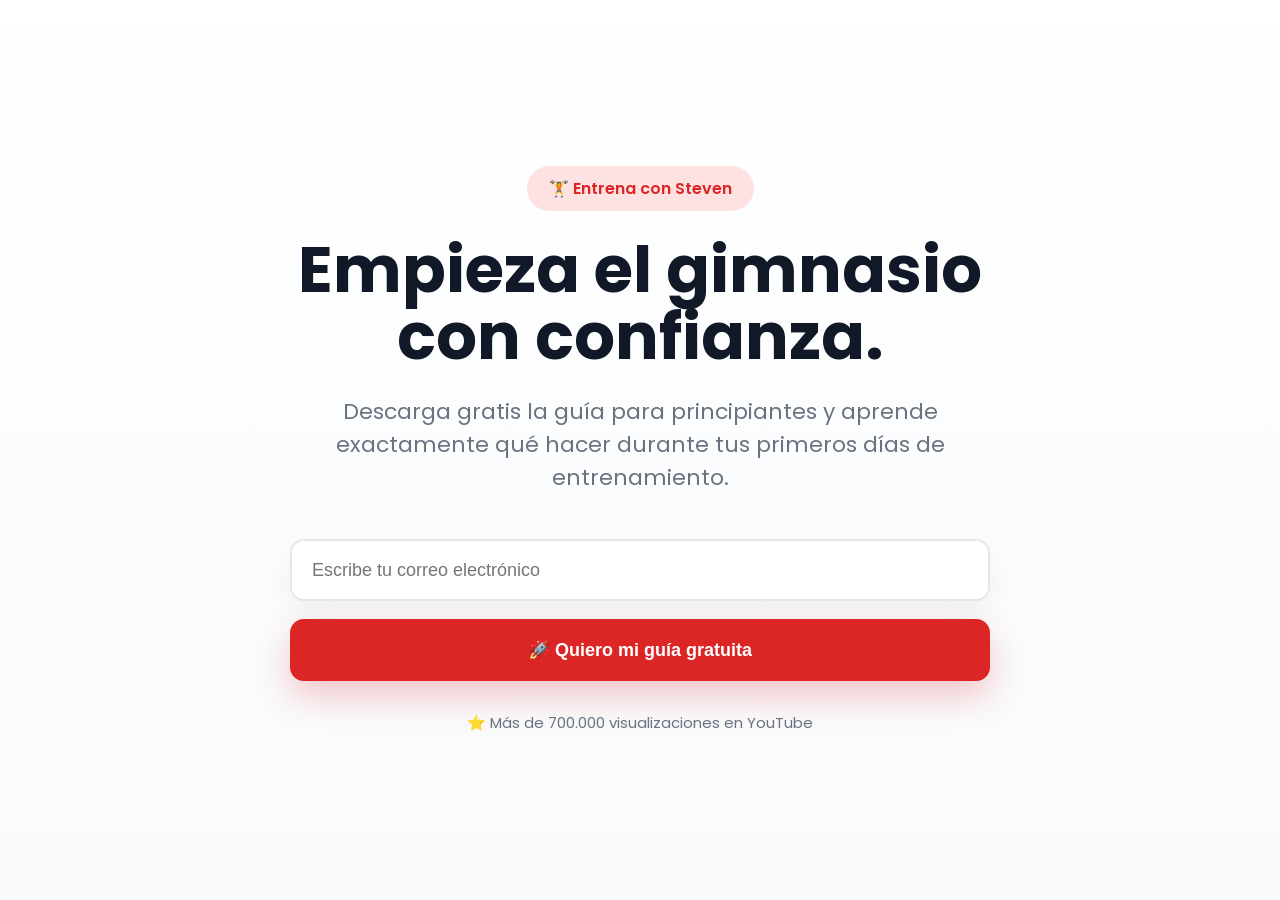
<file: index.html>
<!DOCTYPE html>
<html lang="es">

<head>

    <meta charset="UTF-8">
    <meta name="viewport" content="width=device-width, initial-scale=1.0">

    <title>Entrena con Steven | Guía gratuita para principiantes</title>

    <link rel="stylesheet" href="assets/css/style.css">

    <link rel="preconnect" href="https://fonts.googleapis.com">
    <link rel="preconnect" href="https://fonts.gstatic.com" crossorigin>

    <link href="https://fonts.googleapis.com/css2?family=Poppins:wght@300;400;500;600;700&display=swap" rel="stylesheet">

</head>

<body>

<section class="hero">

    <div class="container">

        <span class="badge">

            🏋️ Entrena con Steven

        </span>

        <h1>

            Empieza el gimnasio con confianza.

        </h1>

        <p>

            Descarga gratis la guía para principiantes y aprende exactamente
            qué hacer durante tus primeros días de entrenamiento.

        </p>

      <form>

    <input
        type="email"
        name="email"
        placeholder="Escribe tu correo electrónico"
        required>

    <button type="submit">
        🚀 Quiero mi guía gratuita
    </button>

    </form>

        <div class="social-proof">

            ⭐ Más de 700.000 visualizaciones en YouTube

        </div>

    </div>

</section>

<script src="assets/js/script.js"></script>

</body>
</html>
</file>
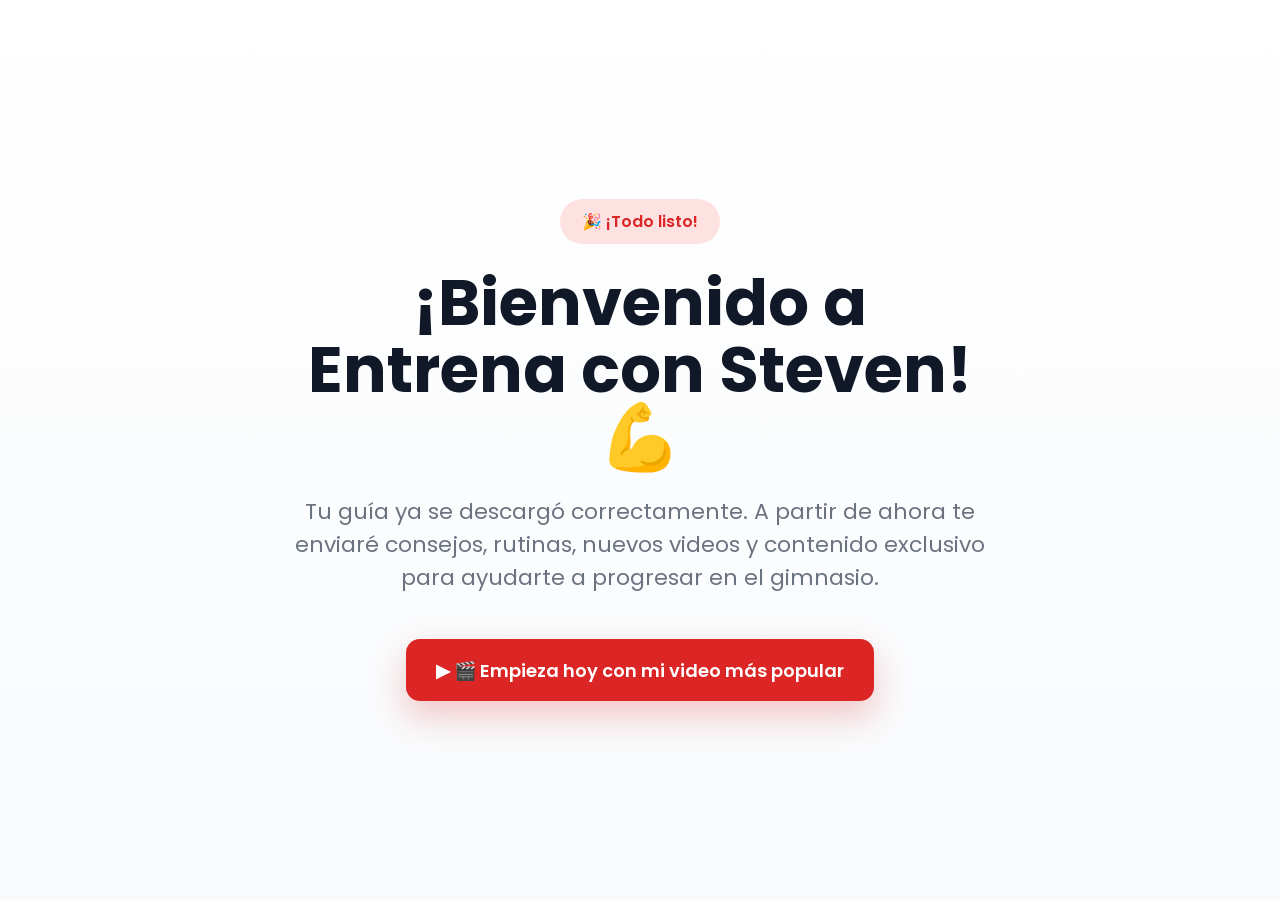
<file: gracias.html>
<!DOCTYPE html>
<html lang="es">

<head>

    <meta charset="UTF-8">
    <meta name="viewport" content="width=device-width, initial-scale=1.0">

    <title>¡Gracias! | Entrena con Steven</title>

    <link rel="stylesheet" href="assets/css/style.css">

    <link rel="preconnect" href="https://fonts.googleapis.com">
    <link rel="preconnect" href="https://fonts.gstatic.com" crossorigin>

    <link href="https://fonts.googleapis.com/css2?family=Poppins:wght@300;400;500;600;700&display=swap" rel="stylesheet">

</head>

<body>

<section class="hero">

    <div class="container">

        <span class="badge">

            🎉 ¡Todo listo!

        </span>

        <h1>

             ¡Bienvenido a Entrena con Steven! 💪

        </h1>

        <p>

        Tu guía ya se descargó correctamente.
        A partir de ahora te enviaré consejos, rutinas,
        nuevos videos y contenido exclusivo para ayudarte
        a progresar en el gimnasio.

        </p>

        <a class="button" href="https://www.youtube.com/@EntrenaconSteven" target="_blank">

            ▶ 🎬 Empieza hoy con mi video más popular

        </a>

    </div>

</section>

<script src="assets/js/script.js"></script>

</body>
</html>
</file>
<file: assets/css/style.css>
/* RESET */

*{

    margin:0;
    padding:0;
    box-sizing:border-box;

}

body{

    font-family:"Poppins",sans-serif;

    background: linear-gradient(
    180deg,
    #ffffff 0%,
    #f8fafc 100%
    );
    color:#111827;

}

/* HERO */

.hero{

    min-height:100vh;

    display:flex;

    justify-content:center;

    align-items:center;

    padding:40px;

}

.container{

    width:100%;
    max-width:700px;

    text-align:center;

}

.badge{

    display:inline-block;

    background:#FEE2E2;

    color:#DC2626;

    padding:10px 22px;

    border-radius:40px;

    font-weight:600;

    margin-bottom:25px;

}

h1{

    font-size:64px;

    line-height:1.05;

    margin-bottom:25px;

}

p{

    font-size:22px;

    color:#6B7280;

    margin-bottom:45px;

}

form{

    display:flex;

    flex-direction:column;

    gap:18px;

}

input{

    height:62px;

    border:2px solid #E5E7EB;

    border-radius:14px;

    padding:20px;

    font-size:18px;

    box-shadow:0 10px 30px rgba(0,0,0,0.05);

    transition:.3s;

}

input:focus{

    outline:none;

    border-color:#DC2626;

}

button,
.button{

    display:inline-block;

    text-decoration:none;

    padding:18px 30px;


    height:62px;

    background:#DC2626;

    color:white;

    border:none;

    border-radius:14px;

    font-size:18px;

    font-weight:600;

    cursor:pointer;

    transition:.25s;

    box-shadow:0 15px 35px rgba(220,38,38,.25);

}

button:hover{

    background:#B91C1C;

    transform:translateY(-3px);

}

.social-proof{

    margin-top:30px;

    color:#6B7280;

    font-size:15px;

}

/* RESPONSIVE */

@media(max-width:768px){

    h1{

        font-size:42px;

    }

    p{

        font-size:18px;

    }

}
</file>
